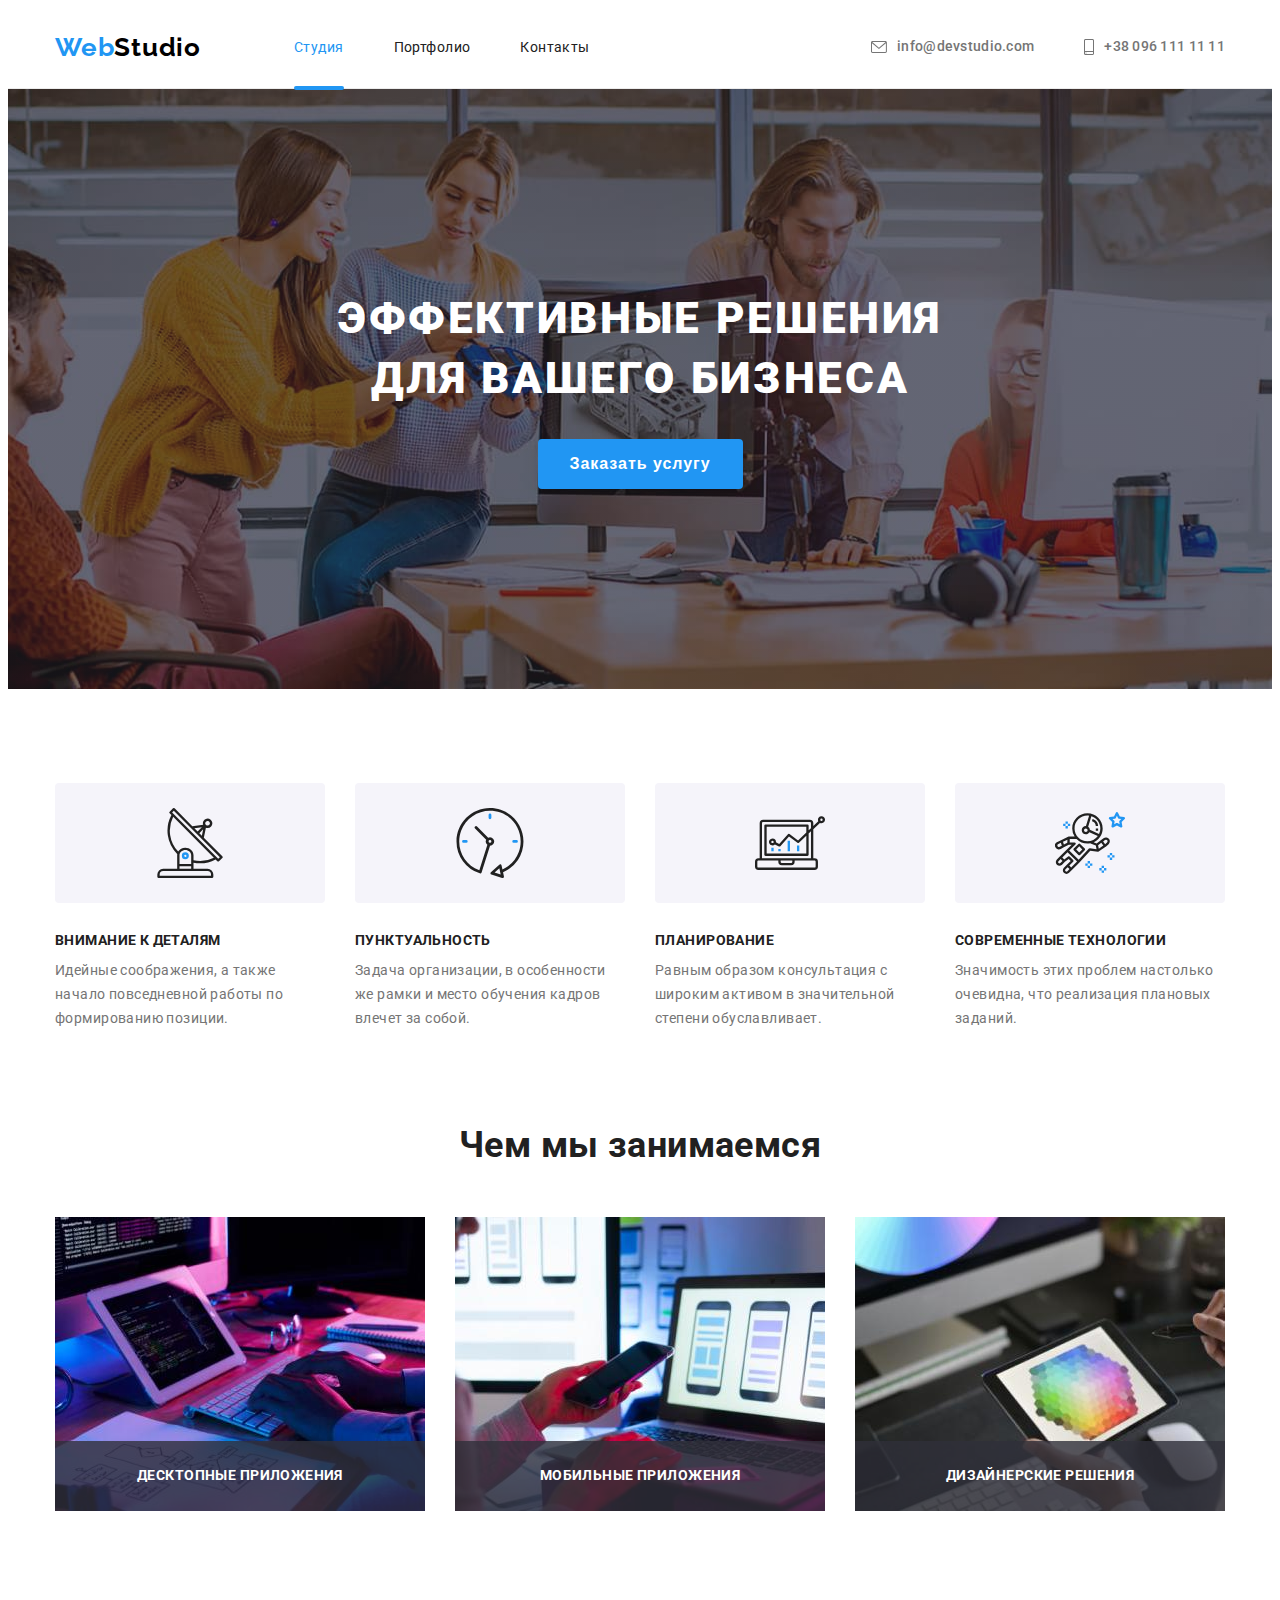
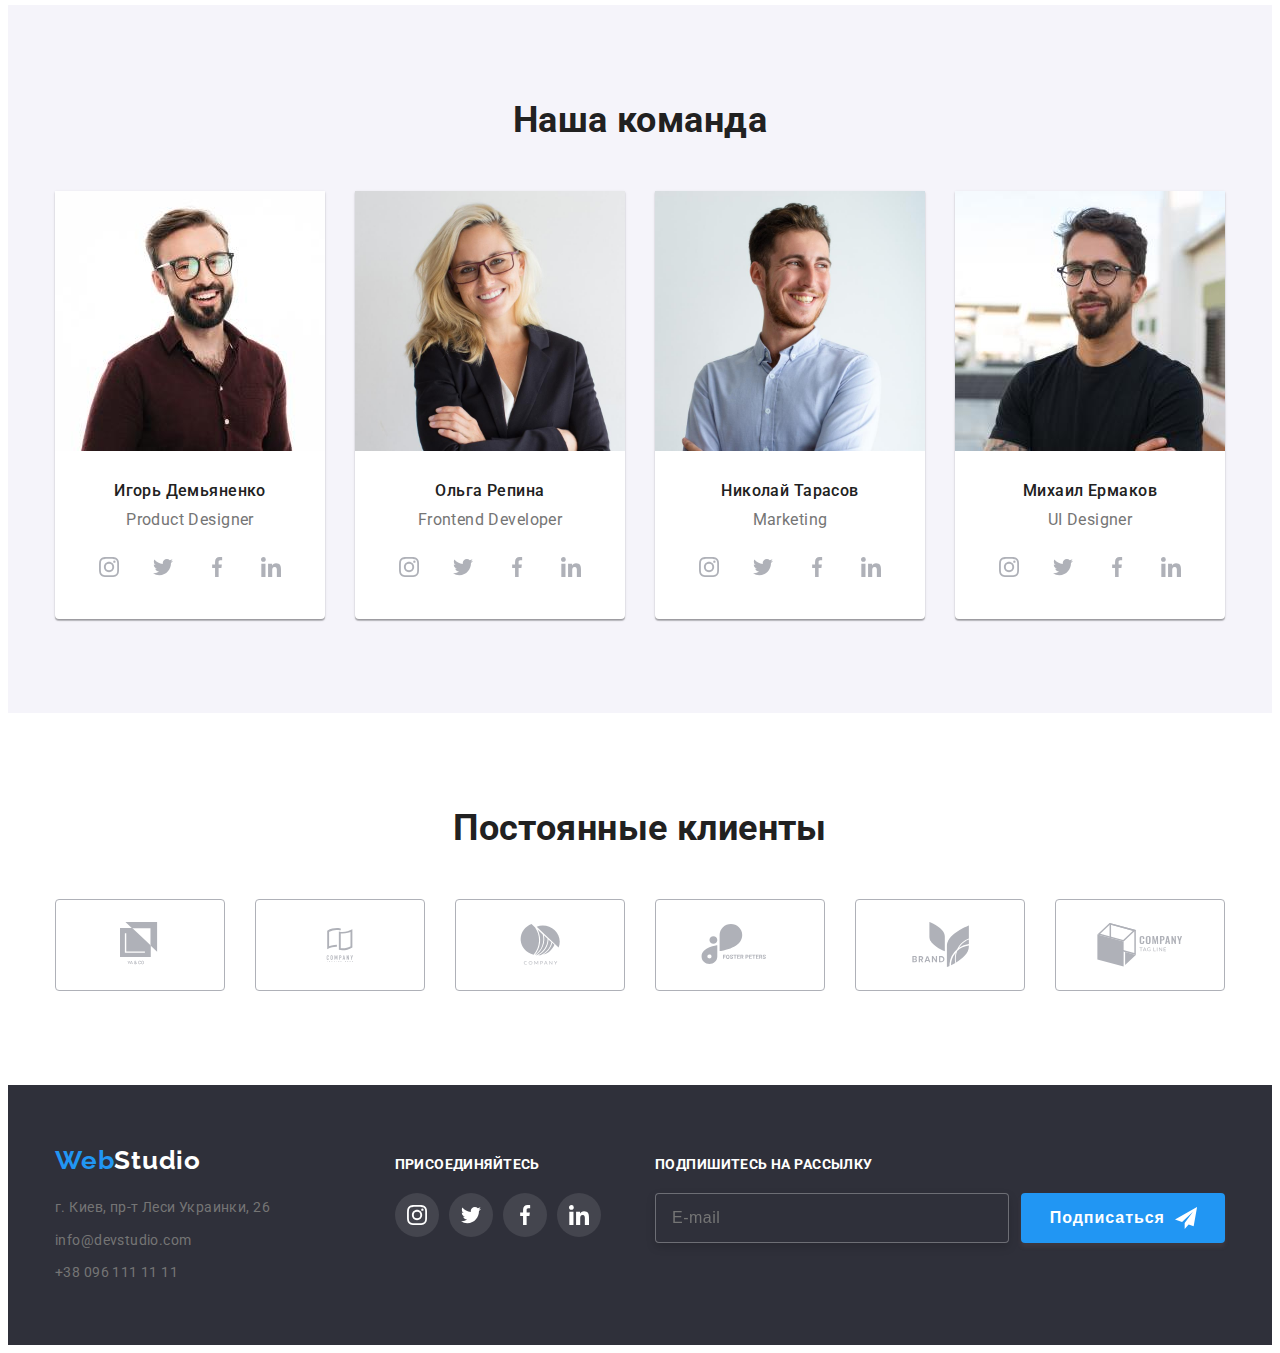
<file: index.html>
<!DOCTYPE html>
<html lang="ru">
  <head>
    <meta charset="UTF-8" />
    <meta http-equiv="X-UA-Compatible" content="IE=edge" />
    <meta name="viewport" content="width=device-width, initial-scale=1.0" />
    <title>Document</title>
    <link rel="preconnect" href="https://fonts.gstatic.com" />
    <link
      href="https://fonts.googleapis.com/css2?family=Raleway:wght@700&family=Roboto:wght@400;500;700;900&display=swap"
      rel="stylesheet"
    />
    <link
      rel="stylesheet"
      href="https://cdnjs.cloudflare.com/ajax/libs/modern-normalize/1.0.0/modern-normalize.css"
      integrity="sha512-Zx6MlUMKSVJoQ+83OwhdILe8cSEsCzfqThJd7J/VA2UrK6Ctj85p+xzqfyuNXE5B1k25uUdmJ2OzItbBy9GHAQ=="
      crossorigin="anonymous"
    />
    <link rel="stylesheet" href="./css/main.css" />
  </head>
  <body>
    <header class="page-header line">
      <div class="container">
        <nav class="nav">
          <a class="logo" href="./index.html"><span>Web</span>Studio</a>
          <ul class="menu list">
            <li class="menu-item">
              <a class="link nav-active" href="./index.html">Студия</a>
            </li>
            <li class="menu-item">
              <a class="link" href="./portfolio.html">Портфолио</a>
            </li>
            <li class="menu-item">
              <a class="link" href="#contacts">Контакты</a>
            </li>
          </ul>
        </nav>
        <ul class="list contacts">
          <li class="menu-item">
            <a class="link contacts-link" href="info@devstudio.com">
              <svg width="16px" height="12px" class="contacts-icon">
                <use href="./images/icons.svg#icon-mail"></use>
              </svg>
              info@devstudio.com
            </a>
          </li>
          <li class="menu-item">
            <a class="link contacts-link" href="+380961111111">
              <svg width="10px" height="16px" class="contacts-icon">
                <use href="./images/icons.svg#icon-smartphone"></use>
              </svg>
              +38 096 111 11 11
            </a>
          </li>
        </ul>
      </div>
    </header>
    <section class="dark-bg hero">
      <div class="container content-hero">
        <h1 class="title">Эффективные решения для вашего бизнеса</h1>
        <button class="button" type="button" data-modal-open>Заказать услугу</button>
      </div>
      <div class="backdrop is-hidden" data-modal>
        <div class="modal">
          <h2 class="title-form">Оставьте свои данные, мы вам перезвоним</h2>
          <div class="form">   
            <form>     
              <div class="form-field">
                <label class="form-label" for="name">Имя</label>
                <svg width="18px" height="18px" class="form-icons">
                  <use href="./images/icons.svg#icon-icon-name-user-form"></use>
                </svg>
                <input class="form-input" type="text" name="name" id="name" pattern="[A-Za-zА-Яа-яЁё]+$" required>              
              </div>           

              <div class="form-field">
                <label class="form-label" for="tel">Телефон</label>
                <svg width="18px" height="18px" class="form-icons">
                  <use href="./images/icons.svg#icon-icon-tel-form"></use>
                </svg>
                <input class="form-input" type="tel" name="tel" id="tel" pattern="[0-9]{10}" required>
              </div>

              <div class="form-field">
                <label class="form-label" for="email">Почта</label>
                <svg width="18px" height="18px" class="form-icons">
                  <use href="./images/icons.svg#icon-icon-email-form"></use>
                </svg>
                <input class="form-input" type="email" name="email" id="email" required>
              </div>
            
              <div class="form-comment">
                <label class="form-label" for="comment">Комментарий</label>
                <textarea class="comment" name="comment" id="comment" rows="4" placeholder="Введите текст" required></textarea>
              </div>
            
              <div class="checkbox-filed">
                <input 
                type="checkbox" 
                name="agreement" 
                id="agreement" 
                class="checkbox visually-hidden" 
                required>
                <label 
                for="agreement"
                class="checkbox-label">Соглашаюсь с рассылкой и принимаю 
                <a class="agreement" href="#">Условия договора</a>
                </label>
              </div>

              <button class="button" type="submit">Отправить</button>
            </form>
            <button class="btn-modal-close" data-modal-close>
              <svg width="18px" height="18px" class="close-icon">
                <use href="./images/icons.svg#icon-modal-close"></use>
              </svg>
            </button>
          </div>
        </div>
      </div>
    </section>
    <main>
      <section class="section advantages">
        <div class="container">
          <h2 class="visually-hidden">Наши преимущества</h2>
          <ul class="list flexbox advantages-list">
            <li class="advantages-item">
              <div class="advantages-pic">
                <svg width="70px" height="70px" class="advantages-icon">
                  <use href=./images/icons.svg#icon-antenna></use>
                </svg>
              </div>              
              <h3 class="advantages-title">Внимание к деталям</h3>
              <p>Идейные соображения, а также начало повседневной работы по формированию позиции.</p>
            </li>
            <li class="advantages-item">
              <div class="advantages-pic">
                <svg width="70px" height="70px" class="advantages-icon">
                  <use href=./images/icons.svg#icon-clock></use>
                </svg>
              </div>
              <h3 class="advantages-title">Пунктуальность</h3>
              <p>Задача организации, в особенности же рамки и место обучения кадров влечет за собой.</p>
            </li>
            <li class="advantages-item">
              <div class="advantages-pic">
                <svg width="70px" height="70px" class="advantages-icon">
                  <use href=./images/icons.svg#icon-diagram></use>
                </svg>
              </div>              
              <h3 class="advantages-title">Планирование</h3>
              <p>Равным образом консультация с широким активом в значительной степени обуславливает.</p>
            </li>
            <li class="advantages-item">
              <div class="advantages-pic">
                <svg width="70px" height="70px" class="advantages-icon">
                  <use href=./images/icons.svg#icon-astronaut></use>
                </svg>
              </div>
              <h3 class="advantages-title">Современные технологии</h3>
              <p>Значимость этих проблем настолько очевидна, что реализация плановых заданий.</p>
            </li>
          </ul>
        </div>
      </section>
      <section class="section we-do">
        <div class="container">
          <h2>Чем мы занимаемся</h2>
          <ul class="list flexbox">
            <li class="image-item">
              <div class="thumb-we-do">
                <img class="img-we-do" src="./images/pic1.jpg" alt="photo 1" width="370" />
                <p class="label-we-do">Десктопные приложения</p>
              </div>              
            </li>
            <li class="image-item">
              <div class="thumb-we-do">
                <img class="img-we-do" src="./images/pic2.jpg" alt="photo 2" width="370" />
                <p class="label-we-do">Мобильные приложения</p>
              </div>              
            </li>
            <li class="image-item">
              <div class="thumb-we-do">
                <img class="img-we-do" src="./images/pic3.jpg" alt="photo 3" width="370" />
                <p class="label-we-do">Дизайнерские решения</p>
              </div>              
            </li>
          </ul>
        </div>
      </section>
      <section id="team" class="section team">
        <div class="container">
          <h2>Наша команда</h2>
          <ul class="list flexbox">
            <li class="team-item">
              <img src="./images/ProductDesigner.jpg" alt="Product Designer" width="270" />
              <div class="team-info">
                <h3 class="team-item-name">Игорь Демьяненко</h3>
                <p class="team-item-position" lang="en">Product Designer</p>
                <ul class="list social-icons">
                  <li class="social-icons-item">
                    <a class="link social-icons-link" href="https://instagram.com">
                      <svg width="20px" height="20px" class="social-icons-svg">
                        <use href="./images/icons.svg#icon-instagram"></use>
                      </svg>
                    </a>
                  </li>
                  <li class="social-icons-item">
                    <a class="link social-icons-link" href="" target="_blank" rel="noopener noreferrer">
                      <svg width="20px" height="20px" class="social-icons-svg">
                        <use href="./images/icons.svg#icon-twitter"></use>
                      </svg>
                    </a>
                  </li>
                  <li class="social-icons-item">
                    <a class="link social-icons-link" href="" target="_blank" rel="noopener noreferrer">
                      <svg width="20px" height="20px" class="social-icons-svg">
                        <use href="./images/icons.svg#icon-facebook"></use>
                      </svg>
                    </a>
                  </li>
                  <li class="social-icons-item">
                    <a class="link social-icons-link" href="" target="_blank" rel="noopener noreferrer">
                      <svg width="20px" height="20px" class="social-icons-svg">
                        <use href="./images/icons.svg#icon-linkedin"></use>
                      </svg>
                    </a>
                  </li>
                </ul>
              </div>
            </li>
            <li class="team-item">
              <img src="./images/FrontendDeveloper.jpg" alt="Frontend Developer" width="270" />
              <div class="team-info">
                <h3 class="team-item-name">Ольга Репина</h3>
                <p class="team-item-position" lang="en">Frontend Developer</p>
                <ul class="list social-icons">
                  <li class="social-icons-item">
                    <a class="link social-icons-link" href="" target="_blank" rel="noopener noreferrer">
                      <svg width="20px" height="20px" class="social-icons-svg">
                        <use href="./images/icons.svg#icon-instagram"></use>
                      </svg>
                    </a>
                  </li>
                  <li class="social-icons-item">
                    <a class="link social-icons-link" href="" target="_blank" rel="noopener noreferrer">
                      <svg width="20px" height="20px" class="social-icons-svg">
                        <use href="./images/icons.svg#icon-twitter"></use>
                      </svg>
                    </a>
                  </li>
                  <li class="social-icons-item">
                    <a class="link social-icons-link" href="" target="_blank" rel="noopener noreferrer">
                      <svg width="20px" height="20px" class="social-icons-svg">
                        <use href="./images/icons.svg#icon-facebook"></use>
                      </svg>
                    </a>
                  </li>
                  <li class="social-icons-item">
                    <a class="link social-icons-link" href="" target="_blank" rel="noopener noreferrer">
                      <svg width="20px" height="20px" class="social-icons-svg">
                        <use href="./images/icons.svg#icon-linkedin"></use>
                      </svg>
                    </a>
                  </li>
                </ul>
              </div>
            </li>
            <li class="team-item">
              <img src="./images/Marketing.jpg" alt="Marketing" width="270" />
              <div class="team-info">
                <h3 class="team-item-name">Николай Тарасов</h3>
                <p class="team-item-position" lang="en">Marketing</p>
                <ul class="list social-icons">
                  <li class="social-icons-item">
                    <a class="link social-icons-link" href="https://instagram.com">
                      <svg width="20px" height="20px" class="social-icons-svg">
                        <use href="./images/icons.svg#icon-instagram"></use>
                      </svg>
                    </a>
                  </li>
                  <li class="social-icons-item">
                    <a class="link social-icons-link" href="" target="_blank" rel="noopener noreferrer">
                      <svg width="20px" height="20px" class="social-icons-svg">
                        <use href="./images/icons.svg#icon-twitter"></use>
                      </svg>
                    </a>
                  </li>
                  <li class="social-icons-item">
                    <a class="link social-icons-link" href="" target="_blank" rel="noopener noreferrer">
                      <svg width="20px" height="20px" class="social-icons-svg">
                        <use href="./images/icons.svg#icon-facebook"></use>
                      </svg>
                    </a>
                  </li>
                  <li class="social-icons-item">
                    <a class="link social-icons-link" href="" target="_blank" rel="noopener noreferrer">
                      <svg width="20px" height="20px" class="social-icons-svg">
                        <use href="./images/icons.svg#icon-linkedin"></use>
                      </svg>
                    </a>
                  </li>
                </ul>
              </div>
            </li>
            <li class="team-item">
              <img src="./images/UIDesigner.jpg" alt="UI Designer" width="270" />
              <div class="team-info">
                <h3 class="team-item-name">Михаил Ермаков</h3>
                <p class="team-item-position" lang="en">UI Designer</p>
                <ul class="list social-icons">
                  <li class="social-icons-item">
                    <a class="link social-icons-link" href="https://instagram.com" target="_blank" rel="noopener noreferrer">
                      <svg width="20px" height="20px" class="social-icons-svg">
                        <use href="./images/icons.svg#icon-instagram"></use>
                      </svg>
                    </a>
                  </li>
                  <li class="social-icons-item">
                    <a class="link social-icons-link" href="" target="_blank" rel="noopener noreferrer">
                      <svg width="20px" height="20px" class="social-icons-svg">
                        <use href="./images/icons.svg#icon-twitter"></use>
                      </svg>
                    </a>
                  </li>
                  <li class="social-icons-item">
                    <a class="link social-icons-link" href="" target="_blank" rel="noopener noreferrer">
                      <svg width="20px" height="20px" class="social-icons-svg">
                        <use href="./images/icons.svg#icon-facebook"></use>
                      </svg>
                    </a>
                  </li>
                  <li class="social-icons-item">
                    <a class="link social-icons-link" href="" target="_blank" rel="noopener noreferrer">
                      <svg width="20px" height="20px" class="social-icons-svg">
                        <use href="./images/icons.svg#icon-linkedin"></use>
                      </svg>
                    </a>
                  </li>
                </ul>
              </div>
            </li>
          </ul>
        </div>
      </section>
    </main>
    <section class="section">
      <div class="container">
        <h2>Постоянные клиенты</h2>
        <ul class="list list-client">
          <li class="client-item">          
            <a class="link client-link" href="">    
              <svg class="client-icon" width="41px" height="47px">
                <use href="./images/icons.svg#icon-logo1"></use>
              </svg>                
            </a>          
          </li>
          <li class="client-item">
            <a class="link client-link" href="">    
              <svg class="client-icon" width="38px" height="34px">
                <use href="./images/icons.svg#icon-logo2"></use>
              </svg>            
            </a>          
          </li>
          <li class="client-item">
            <a class="link client-link" href="">    
              <svg class="client-icon" width="43px" height="41px">
                <use href="./images/icons.svg#icon-logo3"></use>
              </svg>
            </a>          
          </li>
          <li class="client-item">
            <a class="link client-link" href="">    
              <svg class="client-icon" width="84px" height="41px">
                <use href="./images/icons.svg#icon-logo4"></use>
              </svg>
            </a>          
          </li>
          <li class="client-item">
            <a class="link client-link" href="">    
              <svg class="client-icon" width="63px" height="45px">
                <use href="./images/icons.svg#icon-logo5"></use>
              </svg>           
            </a>          
          </li>
          <li class="client-item">
            <a class="link client-link" href="">    
              <svg class="client-icon" width="94px" height="44px">
                <use href="./images/icons.svg#icon-logo6"></use>
              </svg>            
            </a>          
          </li>
        </ul>
      </div>      
    </section>
    <footer class="dark-bg footer">
      <div class="container footer-conctacts">
        <div class="left-contacts">
          <a class="logo" href="./index.html"><span>Web</span>Studio</a>
          <address class="address">
            <p>г. Киев, пр-т Леси Украинки, 26</p>
            <ul class="list">
              <li class="list-address"><a class="link" href="mailto:info@devstudio.com">info@devstudio.com</a></li>
              <li class="list-address"><a class="link" href="tel:+380961111111">+38 096 111 11 11</a></li>
            </ul>
          </address>
        </div>
        <div class="join">
          <h3 class="title-join">присоединяйтесь</h3>
          <ul class="list social-icons">
            <li class="social-icons-item">
              <a class="link social-icons-link" href="https://instagram.com">
                <svg width="20px" height="20px" class="social-icons-svg">
                  <use href="./images/icons.svg#icon-instagram"></use>
                </svg>
              </a>
            </li>
            <li class="social-icons-item">
              <a class="link social-icons-link" href="" target="_blank" rel="noopener noreferrer">
                <svg width="20px" height="20px" class="social-icons-svg">
                  <use href="./images/icons.svg#icon-twitter"></use>
                </svg>
              </a>
            </li>
            <li class="social-icons-item">
              <a class="link social-icons-link" href="" target="_blank" rel="noopener noreferrer">
                <svg width="20px" height="20px" class="social-icons-svg">
                  <use href="./images/icons.svg#icon-facebook"></use>
                </svg>
              </a>
            </li>
            <li class="social-icons-item">
              <a class="link social-icons-link" href="" target="_blank" rel="noopener noreferrer">
                <svg width="20px" height="20px" class="social-icons-svg">
                  <use href="./images/icons.svg#icon-linkedin"></use>
                </svg>
              </a>
            </li>
          </ul>
        </div>
        <form class="form-mailling">          
          <h3 class="title-mailling">Подпишитесь на рассылку</h3> 
          <div class="box-input">
            <label for="mailling"></label>
            <input id="mailling" name="email-mailling" type="email" class="input-mailling"  placeholder="E-mail">
            <button class="button btn-mailling" type="submit">Подписаться
              <svg  width="24px" height="24px" class="mailling-icon">
                <use href="./images/icons.svg#icon-icon-telegram"></use>
              </svg> 
            </button>
          </div>          
        </form> 
      </div>
         
              
    </footer>    
    <script src="./js/modal.js"></script>
  </body>
</html>
</file>
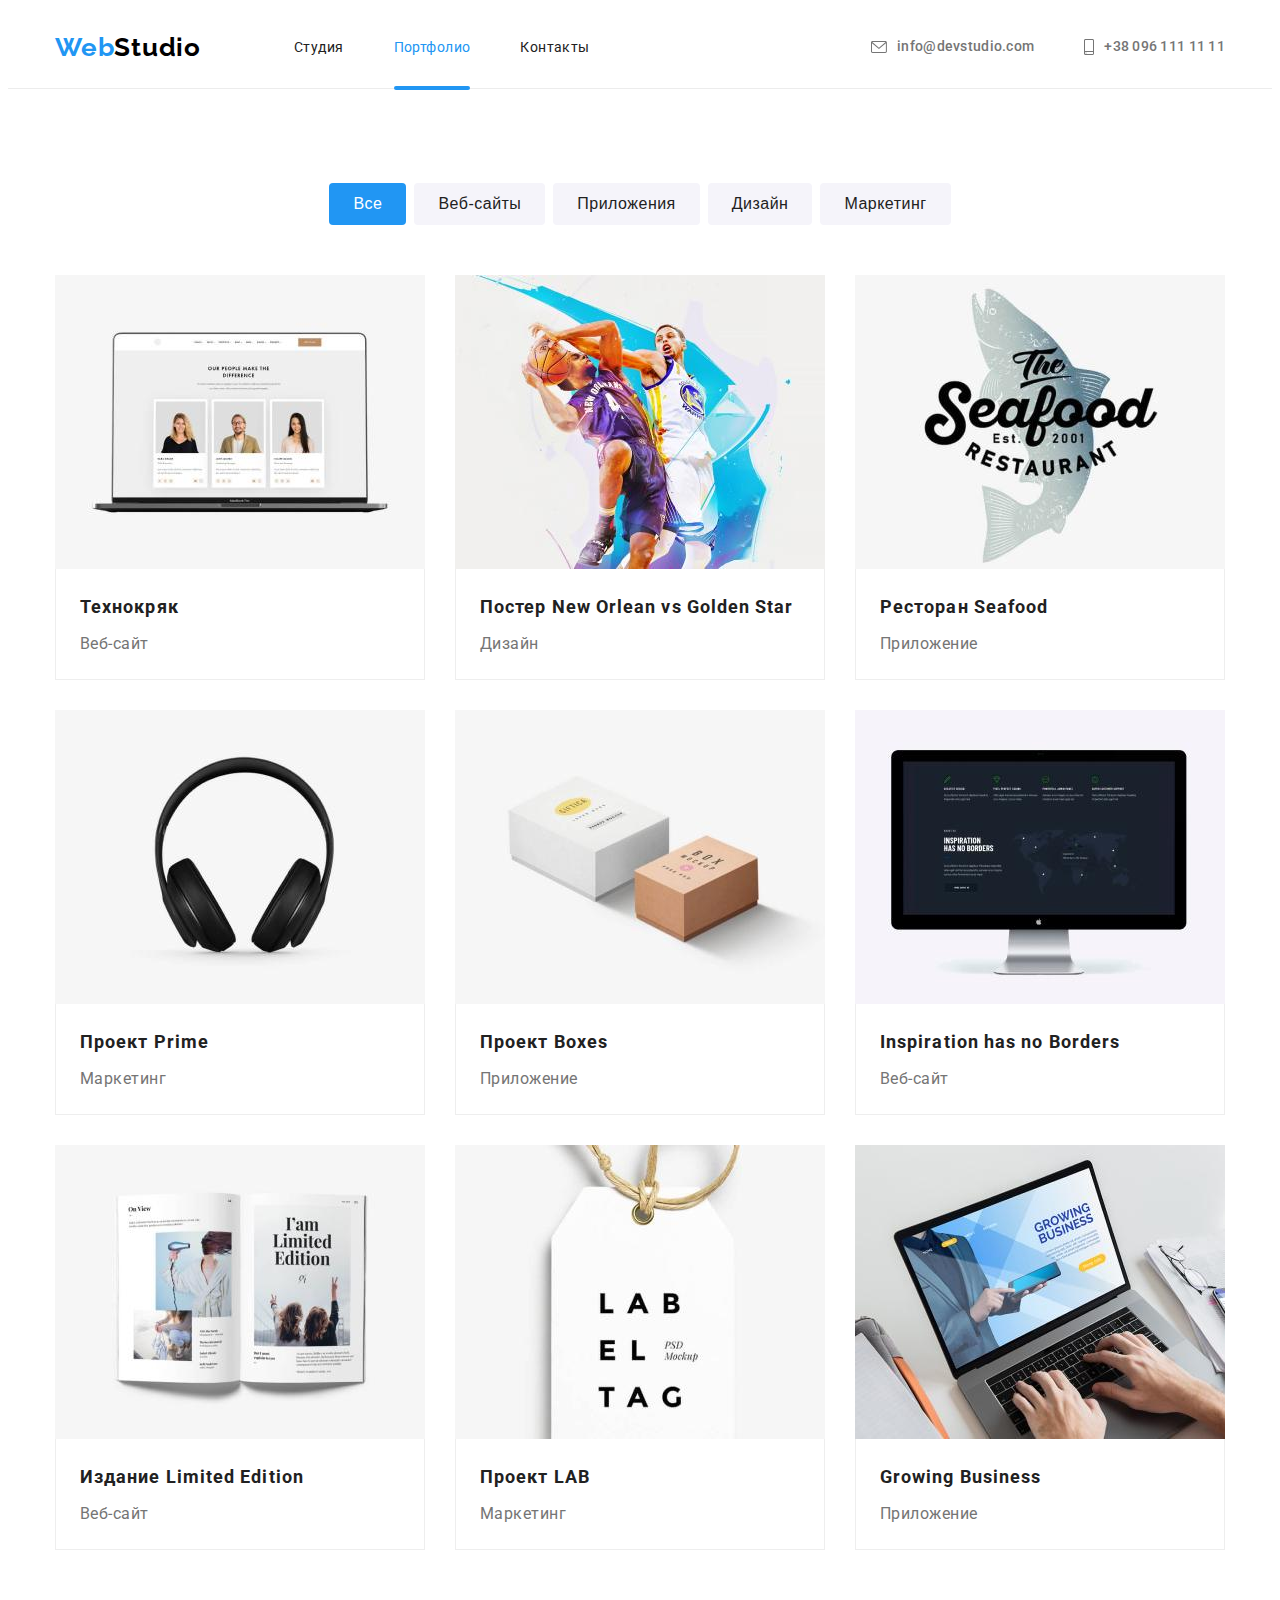
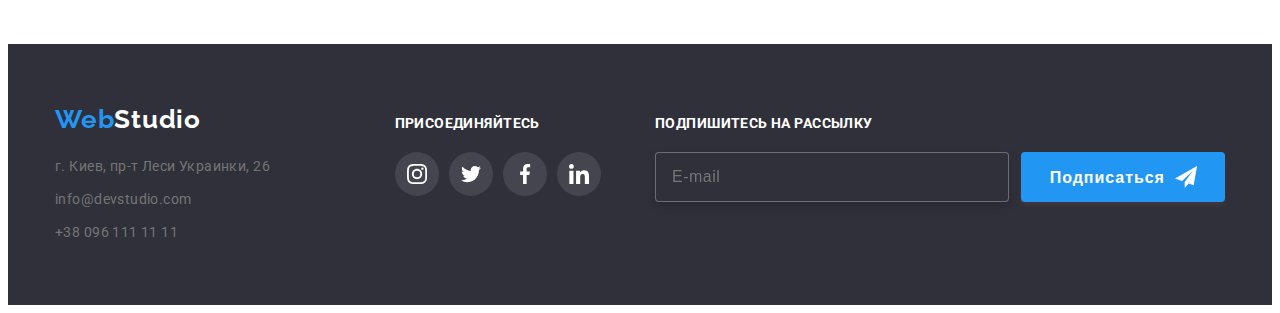
<file: portfolio.html>
<!DOCTYPE html>
<html lang="ru">
  <head>
    <meta charset="UTF-8" />
    <meta http-equiv="X-UA-Compatible" content="IE=edge" />
    <meta name="viewport" content="width=device-width, initial-scale=1.0" />
    <title>Document</title>
    <link rel="preconnect" href="https://fonts.gstatic.com" />
    <link
      href="https://fonts.googleapis.com/css2?family=Raleway:wght@700&family=Roboto:wght@400;500;700;900&display=swap"
      rel="stylesheet"
    />
    <link
      rel="stylesheet"
      href="https://cdnjs.cloudflare.com/ajax/libs/modern-normalize/1.0.0/modern-normalize.css"
      integrity="sha512-Zx6MlUMKSVJoQ+83OwhdILe8cSEsCzfqThJd7J/VA2UrK6Ctj85p+xzqfyuNXE5B1k25uUdmJ2OzItbBy9GHAQ=="
      crossorigin="anonymous"
    />
    <link rel="stylesheet" href="./css/main.css" />
  </head>
  <body>
    <header class="page-header line">
      <div class="container">
        <nav class="nav">
          <a class="logo" href="./index.html"><span>Web</span>Studio</a>
          <ul class="menu list">
            <li class="menu-item">
              <a class="link" href="./index.html">Студия</a>
            </li>
            <li class="menu-item">
              <a class="link nav-active" href="./portfolio.html">Портфолио</a>
            </li>
            <li class="menu-item">
              <a class="link" href="#contacts">Контакты</a>
            </li>
          </ul>
        </nav>
        <ul class="list contacts">
          <li class="menu-item">
            <a class="link contacts-link" href="info@devstudio.com">
              <svg width="16px" height="12px" class="contacts-icon">
                <use href="./images/icons.svg#icon-mail"></use>
              </svg>
              info@devstudio.com
            </a>
          </li>
          <li class="menu-item">
            <a class="link contacts-link" href="+380961111111">
              <svg width="10px" height="16px" class="contacts-icon">
                <use href="./images/icons.svg#icon-smartphone"></use>
              </svg>
              +38 096 111 11 11
            </a>
          </li>
        </ul>
      </div>
    </header>
    <main>
      <section class="section">
        <div class="container">
          <h1 class="visually-hidden">Projects</h1>
          <ul class="list filter">
            <li class="filter-item"><button type="button" class="filter-btn btn-active">Все</button></li>
            <li class="filter-item"><button type="button" class="filter-btn">Веб-сайты</button></li>
            <li class="filter-item"><button type="button" class="filter-btn">Приложения</button></li>
            <li class="filter-item"><button type="button" class="filter-btn">Дизайн</button></li>
            <li class="filter-item"><button type="button" class="filter-btn">Маркетинг</button></li>
          </ul>
          <ul class="list portfolio">
            <li class="portfolio-item">
              <a class="portfolio-link" href="">
                <div class="box">
                  <img src="./images/projects/img1.jpg" alt="ноутбук со страницей веб-студии" width="370" />
                  <div class="portfolio-overlay">
                    <p>
                      Технокряк это современная площадка распространения коронавируса. Компании используют эту платформу
                      для цифрового шпионажа и атак на защищённые сервера конкурентов.
                    </p>
                  </div>
                </div>
                <div class="about">
                  <h2 class="about-title">Технокряк</h2>
                  <p class="portfolio-text">Веб-сайт</p>
                </div>
              </a>
            </li>
            <li class="portfolio-item">
              <a class="portfolio-link" href="">
                <div class="box">
                  <img src="./images/projects/img2.jpg" alt="два баскетболиста с мячом" width="370" />
                  <div class="portfolio-overlay">
                    <p>
                      Технокряк это современная площадка распространения коронавируса. Компании используют эту платформу
                      для цифрового шпионажа и атак на защищённые сервера конкурентов.
                    </p>
                  </div>
                </div>
                <div class="about">
                  <h2 class="about-title">Постер New Orlean vs Golden Star</h2>
                  <p class="portfolio-text">Дизайн</p>
                </div>
              </a>
            </li>
            <li class="portfolio-item">
              <a class="portfolio-link" href="">
                <div class="box">
                  <img src="./images/projects/img3.jpg" alt="рыба с логотипом" width="370" />
                  <div class="portfolio-overlay">
                    <p>
                      Технокряк это современная площадка распространения коронавируса. Компании используют эту платформу
                      для цифрового шпионажа и атак на защищённые сервера конкурентов.
                    </p>
                  </div>
                </div>
                <div class="about">
                  <h2 class="about-title">Ресторан Seafood</h2>
                  <p class="portfolio-text">Приложение</p>
                </div>
              </a>
            </li>
            <li class="portfolio-item">
              <a class="portfolio-link" href="">
                <div class="box">
                  <img src="./images/projects/img4.jpg" alt="наушники" width="370" />
                  <div class="portfolio-overlay">
                    <p>
                      Технокряк это современная площадка распространения коронавируса. Компании используют эту платформу
                      для цифрового шпионажа и атак на защищённые сервера конкурентов.
                    </p>
                  </div>
                </div>
                <div class="about">
                  <h2 class="about-title">Проект Prime</h2>
                  <p class="portfolio-text">Маркетинг</p>
                </div>
              </a>
            </li>
            <li class="portfolio-item">
              <a class="portfolio-link" href="">
                <div class="box">
                  <img src="./images/projects/img5.jpg" alt="две коробки" width="370" />
                  <div class="portfolio-overlay">
                    <p>
                      Технокряк это современная площадка распространения коронавируса. Компании используют эту платформу
                      для цифрового шпионажа и атак на защищённые сервера конкурентов.
                    </p>
                  </div>
                </div>
                <div class="about">
                  <h2 class="about-title">Проект Boxes</h2>
                  <p class="portfolio-text">Приложение</p>
                </div>
              </a>
            </li>
            <li class="portfolio-item">
              <a class="portfolio-link" href="">
                <div class="box">
                  <img src="./images/projects/img6.jpg" alt="компьютер" width="370" />
                  <div class="portfolio-overlay">
                    <p>
                      Технокряк это современная площадка распространения коронавируса. Компании используют эту платформу
                      для цифрового шпионажа и атак на защищённые сервера конкурентов.
                    </p>
                  </div>
                </div>
                <div class="about">
                  <h2 class="about-title" lang="en">Inspiration has no Borders</h2>
                  <p class="portfolio-text">Веб-сайт</p>
                </div>
              </a>
            </li>
            <li class="portfolio-item">
              <a class="portfolio-link" href="">
                <div class="box">
                  <img src="./images/projects/img7.jpg" alt="журнал" width="370" />
                  <div class="portfolio-overlay">
                    <p>
                      Технокряк это современная площадка распространения коронавируса. Компании используют эту платформу
                      для цифрового шпионажа и атак на защищённые сервера конкурентов.
                    </p>
                  </div>
                </div>
                <div class="about">
                  <h2 class="about-title">Издание Limited Edition</h2>
                  <p class="portfolio-text">Веб-сайт</p>
                </div>
              </a>
            </li>
            <li class="portfolio-item">
              <a class="portfolio-link" href="">
                <div class="box">
                  <img src="./images/projects/img8.jpg" alt="бирка" width="370" />
                  <div class="portfolio-overlay">
                    <p>
                      Технокряк это современная площадка распространения коронавируса. Компании используют эту платформу
                      для цифрового шпионажа и атак на защищённые сервера конкурентов.
                    </p>
                  </div>
                </div>
                <div class="about">
                  <h2 class="about-title">Проект LAB</h2>
                  <p class="portfolio-text">Маркетинг</p>
                </div>
              </a>
            </li>
            <li class="portfolio-item">
              <a class="portfolio-link" href="https://">
                <div class="box">
                  <img src="./images/projects/img9.jpg" alt="работа за ноутбуком" width="370" />
                  <div class="portfolio-overlay">
                    <p>
                      Технокряк это современная площадка распространения коронавируса. Компании используют эту платформу
                      для цифрового шпионажа и атак на защищённые сервера конкурентов.
                    </p>
                  </div>
                </div>
                <div class="about">
                  <h2 class="about-title" lang="en">Growing Business</h2>
                  <p class="portfolio-text">Приложение</p>
                </div>
              </a>
            </li>
          </ul>
        </div>
      </section>
    </main>
    <footer class="dark-bg footer">
      <div class="container footer-conctacts">
        <div class="left-contacts">
          <a class="logo" href="./index.html"><span>Web</span>Studio</a>
          <address class="address">
            <p>г. Киев, пр-т Леси Украинки, 26</p>
            <ul class="list">
              <li class="list-address"><a class="link" href="mailto:info@devstudio.com">info@devstudio.com</a></li>
              <li class="list-address"><a class="link" href="tel:+380961111111">+38 096 111 11 11</a></li>
            </ul>
          </address>
        </div>
        <div class="join">
          <h3 class="title-join">присоединяйтесь</h3>
          <ul class="list social-icons">
            <li class="social-icons-item">
              <a class="link social-icons-link" href="https://instagram.com">
                <svg width="20px" height="20px" class="social-icons-svg">
                  <use href="./images/icons.svg#icon-instagram"></use>
                </svg>
              </a>
            </li>
            <li class="social-icons-item">
              <a class="link social-icons-link" href="" target="_blank" rel="noopener noreferrer">
                <svg width="20px" height="20px" class="social-icons-svg">
                  <use href="./images/icons.svg#icon-twitter"></use>
                </svg>
              </a>
            </li>
            <li class="social-icons-item">
              <a class="link social-icons-link" href="" target="_blank" rel="noopener noreferrer">
                <svg width="20px" height="20px" class="social-icons-svg">
                  <use href="./images/icons.svg#icon-facebook"></use>
                </svg>
              </a>
            </li>
            <li class="social-icons-item">
              <a class="link social-icons-link" href="" target="_blank" rel="noopener noreferrer">
                <svg width="20px" height="20px" class="social-icons-svg">
                  <use href="./images/icons.svg#icon-linkedin"></use>
                </svg>
              </a>
            </li>
          </ul>
        </div>
        <form class="form-mailling">
          <h3 class="title-mailling">Подпишитесь на рассылку</h3>
          <div class="box-input">
            <label for="mailling"></label>
            <input id="mailling" name="email-mailling" type="email" class="input-mailling" placeholder="E-mail" />
            <button class="button btn-mailling" type="submit">
              Подписаться
              <svg width="24px" height="24px" class="mailling-icon">
                <use href="./images/icons.svg#icon-icon-telegram"></use>
              </svg>
            </button>
          </div>
        </form>
      </div>
    </footer>
  </body>
</html>
</file>
<file: css/main.css>
:root {
  --main-cl: #ffffff;
  --main-txt-cl: #757575;
  --title-cl: #212121;
  --accent-cl: #2196f3;
  --dark-bg-cl: #2f303a;
  --team-button-bg: #f5f4fa;
  --footer-link-cl: color rgba(255, 255, 255, 0.6);
  --icon-color: #afb1b8;
  --line-cl: #ececec;
  --overlay-bg: rgba(33, 150, 243, 0.9);
  --modal-bg: rgba(0, 0, 0, 0.2);
  --border-form: rgba(33, 33, 33, 0.2);
  --placeholder-color: rgba(117, 117, 117, 0.5);

  --main-font: 'Roboto', sans-serif;
  --logo-font: 'Raleway', sans-serif;
}
/*
text nav color, title text body: #212121;
text contacts nav color, text body : #757575;
text dark block, button dark block, hover button txt, address: color: #FFFFFF;
accent color: #2196F3;
background dark color: #2F303A;
team-block color, background button: #F5F4FA;
*/

html {
  box-sizing: border-box;
}

*,
*::before,
*::after {
  box-sizing: inherit;
}

h1,
h2,
h3,
p {
  margin-top: 0;
}

P {
  margin-bottom: 0;
}

h2 {
  font-weight: 700;
  font-size: 36px;
  line-height: 1.17;
  text-align: center;
}

h3 {
  margin-bottom: 10px;
}

img {
  display: block;
  height: auto;
}

/*убираем маркировку списка*/
.list {
  list-style: none;
  margin: 0;
  padding: 0;
}

body {
  font-family: var(--main-font);
  font-style: normal;
  font-weight: normal;
  font-size: 14px;
  line-height: 1.71;
  letter-spacing: 0.03em;
  color: var(--main-txt-cl);
}

.container {
  width: 1200px;
  padding-left: 15px;
  padding-right: 15px;
  margin-left: auto;
  margin-right: auto;
}

.page-header .container {
  display: flex;
  align-items: center;
  padding-top: 24px;
  padding-bottom: 25px;
  justify-content: space-between;
}

.line {
  display: flex;
  flex-direction: column;
}

.line::after {
  content: '';
  display: block;
  height: 1px;
  background-color: var(--line-cl);
}

.nav {
  display: flex;
}

.menu {
  display: flex;
  align-items: center;
  margin-right: auto;
}

.contacts {
  display: flex;
  flex-direction: row;
}

.menu .menu-item:not(:last-child) {
  margin-right: 50px;
}

.contacts .menu-item:not(:first-child) {
  margin-left: 50px;
}
.contacts-link {
  display: flex;
  align-items: center;
  font-weight: 500;
  line-height: 1.14;
  letter-spacing: 0.02em;
}

.contacts-icon {
  fill: currentColor;
  margin-right: 10px;
}

.nav > .logo {
  margin-right: 93px;
}

.link {
  color: var(--title-cl);
  text-decoration: none; /*убираем подчеркивание ссылок*/
  transition: color 250ms cubic-bezier(0.4, 0, 0.2, 1);
}

.nav-active {
  display: flex;
  color: var(--accent-cl);
  flex-direction: column;
  justify-content: space-between;

  position: relative;
}

.nav-active::after {
  content: '';
  display: block;
  width: 100%;
  height: 4px;
  background: var(--accent-cl);
  border-radius: 2px;
  position: absolute;
  top: 50px;
}

.contacts .link {
  color: var(--main-txt-cl);
}

.logo {
  font-family: var(--logo-font);
  font-weight: 700;
  font-size: 26px;
  line-height: 1.19;
  letter-spacing: 0.03em;
  color: black;
  text-decoration: none;

  display: block;
}

span {
  color: var(--accent-cl);
}

.section {
  padding-top: 94px;
  padding-bottom: 94px;
}

.dark-bg {
  display: flex;
  justify-content: space-between;
  background-color: var(--dark-bg-cl);
  line-height: 1.7;
}

.hero {
  background-image: linear-gradient(to right, rgba(47, 48, 58, 0.4), rgba(47, 48, 58, 0.4)), url(../images/bg-img.jpg);
  background-repeat: no-repeat;
  background-position: 50% 50%;
  background-size: 1600px 600px;
}

.content-hero {
  padding-top: 200px;
  padding-bottom: 200px;
}

.title {
  font-weight: 900;
  font-size: 44px;
  line-height: 1.36;
  text-align: center;
  letter-spacing: 0.06em;
  text-transform: uppercase;
  color: var(--main-cl);
  margin-left: auto;
  margin-right: auto;
  margin-bottom: 30px;
  max-width: 696px;
}

.button {
  display: block;
  min-width: 200px;
  min-height: 50px;
  background-color: var(--accent-cl);
  color: var(--main-cl);
  font-weight: 700;
  font-size: 16px;
  line-height: 1.88;
  text-align: center;
  letter-spacing: 0.06em;
  cursor: pointer;
  border: none;
  border-radius: 4px;
  box-shadow: 0px 4px 4px rgba(0, 0, 0, 0.15);

  padding: 10px 32px;

  margin-left: auto;
  margin-right: auto;

  transition: box-shadow 250ms cubic-bezier(0.4, 0, 0.2, 1);
}

.content-hero .button:hover,
.content-hero .button:focus {
  box-shadow: 0px 3px 1px rgba(0, 0, 0, 0.1), 0px 1px 2px rgba(0, 0, 0, 0.08), 0px 2px 2px rgba(0, 0, 0, 0.12);
}

.backdrop {
  position: fixed;
  top: 0;
  left: 0;
  width: 100%;
  height: 100%;
  background-color: var(--modal-bg);
  z-index: 1;
  opacity: 1;
  transition: opacity 250ms cubic-bezier(0.4, 0, 0.2, 1);
}

.backdrop.is-hidden {
  opacity: 0;
  visibility: hidden;
  pointer-events: none;
}

.backdrop.is-hidden .modal {
  transform: translate(-50%, -50%) scale(0.9);
}

.modal {
  position: absolute;
  top: 50%;
  left: 50%;
  transform: translate(-50%, -50%) scale(1);

  width: 528px;
  height: 581px;
  background-color: var(--main-cl);
  box-shadow: 0px 1px 3px rgba(0, 0, 0, 0.12), 0px 1px 1px rgba(0, 0, 0, 0.14), 0px 2px 1px rgba(0, 0, 0, 0.2);
  border-radius: 4px;

  transition: transform 250ms cubic-bezier(0.4, 0, 0.2, 1), visibility 250ms cubic-bezier(0.4, 0, 0.2, 1);
}

.title-form {
  display: block;
  font-size: 20px;
  line-height: 1.15;
  text-align: center;
  letter-spacing: 0.03em;
  margin-top: 40px;
  margin-right: 39px;
  margin-left: 41px;
  margin-bottom: 0px;
}

.form {
  display: flex;
  flex-direction: column;
  margin: 12px 40px 40px 40px;
}

.form-field {
  position: relative;
  margin-bottom: 10px;
  transition: fill 250ms cubic-bezier(0.4, 0, 0.2, 1);
}

.form-comment {
  margin-bottom: 20px;
}

.comment {
  resize: none;
}

.comment:placeholder-shown {
  font-size: 12px;
  line-height: 1.17;
  letter-spacing: 0.01em;

  color: var(--placeholder-color);

  padding-top: 12px;
  padding-left: 16px;
}

.comment:not(:placeholder-shown) {
  font-size: 12px;
  line-height: 1.17;
  letter-spacing: 0.01em;

  color: var(--main-txt-cl);

  padding-top: 12px;
  padding-left: 16px;
}

.form-label {
  display: block;
  font-size: 12px;
  line-height: 1.17;
  letter-spacing: 0.01em;
  margin-bottom: 4px;
}

.comment {
  display: block;
  width: 100%;
  height: 120px;
  transition: border 250ms cubic-bezier(0.4, 0, 0.2, 1), border-radius 250ms cubic-bezier(0.4, 0, 0.2, 1);
}

.form-input {
  display: block;
  width: 100%;
  height: 40px;
  border: 1px solid rgba(33, 33, 33, 0.2);
  border-radius: 4px;
  padding-left: 42px;
  transition: border 250ms cubic-bezier(0.4, 0, 0.2, 1), border-radius 250ms cubic-bezier(0.4, 0, 0.2, 1),
    -webkit-text-fill-color 250ms cubic-bezier(0.4, 0, 0.2, 1), -webkit-box-shadow 250ms cubic-bezier(0.4, 0, 0.2, 1);
}

.form-input:-webkit-autofill,
.form-input:-webkit-autofill:hover,
.form-input:-webkit-autofill:focus {
  -webkit-text-fill-color: var(--main-txt-cl);
  -webkit-box-shadow: 0 0 0px 1000px var(--main-cl) inset;
}

.form-input:focus,
.comment:focus,
.form-input:hover,
.comment:hover {
  outline-style: none;
  border: 1px solid var(--accent-cl);
  border-radius: 4px;
  cursor: pointer;
}

.form-field:focus-within,
.form-field:hover {
  fill: var(--accent-cl);
}

.form-icons {
  position: absolute;
  display: inline-block;
  top: 29px;
  left: 12px;
}

.comment {
  border-color: var(--border-form);
  border-radius: 4px;
}

.checkbox-field {
  position: relative;
}

.checkbox-label {
  display: flex;
  align-items: center;
  margin-left: 16px;
}

.checkbox-label::before {
  content: '';
  display: inline-block;
  width: 16px;
  height: 16px;
  border: 1px solid var(--icon-color);
  border-radius: 3px;
  margin-right: 8px;
  transition: background 250ms cubic-bezier(0.4, 0, 0.2, 1), border 250ms cubic-bezier(0.4, 0, 0.2, 1);
}

.checkbox:checked + .checkbox-label::before {
  background-image: url(../images/icon-vector-checkbox.svg);
  background-repeat: no-repeat;
  background-position: center;
  background-size: contain;
  background-color: var(--accent-cl);
  border-color: var(--accent-cl);
  margin-right: 8px;
}

.checkbox:focus + .checkbox-label::before {
  border: 1px solid var(--accent-cl);
}

.agreement {
  color: var(--accent-cl);
}

.form .button {
  margin-top: 30px;
}

.btn-modal-close {
  position: absolute;

  top: 8px;
  right: 8px;
  width: 30px;
  height: 30px;
  background-color: var(--main-cl);
  border: 1px solid rgba(0, 0, 0, 0.1);
  border-radius: 50%;
  transition: fill 250ms cubic-bezier(0.4, 0, 0.2, 1);
}
.btn-modal-close:hover,
.btn-modal-close:focus {
  cursor: pointer;
  fill: var(--accent-cl);
}
.close-icon {
  position: absolute;
  top: 50%;
  left: 50%;
  transform: translate(-50%, -50%);
}

.visually-hidden {
  position: absolute !important;
  clip: rect(1px 1px 1px 1px);
  clip: rect(1px, 1px, 1px, 1px);
  padding: 0 !important;
  border: 0 !important;
  height: 1px !important;
  width: 1px !important;
  overflow: hidden;
}
h2,
h3 {
  color: var(--title-cl);
}
h2 {
  margin-bottom: 50px;
}

.flexbox {
  display: flex;
}

.advantages-pic {
  display: flex;
  justify-content: center;
  align-items: center;
  background-color: var(--team-button-bg);
  border-radius: 4px;
  width: 270px;
  height: 120px;
  margin-bottom: 30px;
}
.advantages-item {
  flex-basis: calc((100% - 4 * 30px) / 4);
}

.advantages-item:not(:last-child) {
  margin-right: 30px;
}

.advantages-title {
  font-size: 14px;
  line-height: 1.14;
  text-transform: uppercase;
  margin-bottom: 10px;
}
.we-do {
  padding-top: 0;
}

.image-item:not(:last-child) {
  margin-right: 30px;
}

.image-item {
  flex-basis: calc((100% - 90px) / 3);
}

.thumb-we-do {
  position: relative;
}

.label-we-do {
  position: absolute;
  bottom: 0;
  width: 370px;
  height: 70px;
  color: var(--main-cl);
  font-weight: 700;
  font-size: 14px;
  line-height: 1.14;
  text-align: center;
  letter-spacing: 0.03em;
  text-transform: uppercase;
  background: rgba(47, 48, 58, 0.8);
  padding-top: 27px;
  padding-bottom: 27px;
}

.team {
  background-color: var(--team-button-bg);
}

.team-info {
  padding-top: 30px;
  padding-bottom: 30px;
}
.team-item {
  flex-basis: calc((100% - 4 * 30px) / 4);
  text-align: center;
  width: calc(100% / 12 * 3);
  box-shadow: 0px 1px 3px rgba(0, 0, 0, 0.12), 0px 1px 1px rgba(0, 0, 0, 0.14), 0px 2px 1px rgba(0, 0, 0, 0.2);
  border-radius: 0px 0px 4px 4px;
  background-color: var(--main-cl);
}
.team-item:not(:last-child) {
  margin-right: 30px;
}

.team-item-name {
  font-weight: 500;
  font-size: 16px;
  line-height: 1.19;
}
.team-item-position {
  font-size: 16px;
  line-height: 1.19;
  color: var(--main-txt-cl);
  margin-bottom: 16px;
}
.social-icons-item {
  width: 44px;
  height: 44px;
}
.social-icons-link {
  display: flex;
  width: 100%;
  height: 100%;
  border-radius: 50%;
  background-color: var(--main-cl);
  color: var(--icon-color);
  justify-content: center;
  align-items: center;
  transition: background-color 250ms cubic-bezier(0.4, 0, 0.2, 1), color 250ms cubic-bezier(0.4, 0, 0.2, 1);
}
.team .social-icons-link:hover,
.team .social-icons-link:focus {
  background-color: var(--accent-cl);
  color: var(--main-cl);
}
.social-icons-svg {
  fill: currentColor;
}

.list-client {
  display: flex;
  justify-content: center;
  align-items: center;
}
.client-item {
  width: 170px;
  height: 92px;
}
.client-item:not(:last-child) {
  margin-right: 30px;
}

.client-link {
  display: flex;
  justify-content: center;
  align-items: center;
  height: 100%;
  border: 1px solid #afb1b8;
  box-sizing: border-box;
  border-radius: 4px;
  color: var(--icon-color);
  transition: border-color 250ms cubic-bezier(0.4, 0, 0.2, 1), color 250ms cubic-bezier(0.4, 0, 0.2, 1);
}
.client-link:hover,
.client-link:focus {
  color: var(--accent-cl);
  border-color: var(--accent-cl);
}
.client-icon {
  fill: currentColor;
}

footer link {
  color: var(--footer-link-cl);
}

footer .logo {
  color: var(--main-cl);
}

footer .logo {
  color: var(--main-cl);
}

.address {
  font-style: inherit;
}
.address .link {
  color: var(--footer-link-cl);
}

.footer {
  padding-top: 60px;
  padding-bottom: 60px;
}
.footer .logo {
  margin-bottom: 20px;
}

.address p {
  margin-bottom: 9px;
}

.list-address:not(:last-child) {
  margin-bottom: 9px;
}

.footer-conctacts {
  display: flex;
  align-items: baseline;
  justify-content: space-between;
}

.link:hover,
.link:focus {
  color: var(--accent-cl);
}
.join {
  margin-left: 70px;
}

.title-join {
  font-weight: 700;
  font-size: 14px;
  line-height: 1.14;
  letter-spacing: 0.03em;
  text-transform: uppercase;
  color: var(--main-cl);
  margin-bottom: 20px;
}
.join .social-icons {
  display: flex;
  justify-content: center;
  align-items: center;
}
.join .social-icons-link {
  background-color: rgba(255, 255, 255, 0.1);
  color: var(--main-cl);
  transition: background-color 250ms cubic-bezier(0.4, 0, 0.2, 1);
}
.join .social-icons-link:hover,
.join .social-icons-link:focus {
  background-color: var(--accent-cl);
}
.filter-btn {
  background-color: var(--team-button-bg);
  font-weight: 500;
  font-size: 16px;
  line-height: 1.63;
  text-align: center;
  letter-spacing: 0.03em;
  color: var(--title-cl);
  cursor: pointer;
  border-radius: 4px;
  border-color: transparent;
  padding: 6px 22px;
  transition: background-color 250ms cubic-bezier(0.4, 0, 0.2, 1), color 250ms cubic-bezier(0.4, 0, 0.2, 1),
    box-shadow 250ms cubic-bezier(0.4, 0, 0.2, 1);
}
.filter-btn:hover,
.filter-btn:focus,
.btn-active:hover,
.btn-active:focus {
  background-color: var(--accent-cl);
  color: var(--main-cl);
  box-shadow: 0px 3px 1px rgba(0, 0, 0, 0.1), 0px 1px 2px rgba(0, 0, 0, 0.08), 0px 2px 2px rgba(0, 0, 0, 0.12);
}
.filter {
  display: flex;
  align-items: center;
  justify-content: center;
  margin-bottom: 50px;
}
.filter-item:not(:last-child) {
  margin-right: 8px;
}

.filter .active {
  color: var(--main-cl);
  background-color: var(--accent-cl);
}
.about {
  border-left: 1px solid #eeeeee;
  border-right: 1px solid #eeeeee;
  border-bottom: 1px solid #eeeeee;
  padding: 20px 24px;
}
.about-title {
  color: var(--title-cl);
  font-weight: 700;
  font-size: 18px;
  line-height: 2;
  letter-spacing: 0.06em;
  margin-bottom: 4px;
  text-align: left;
}
.btn-active {
  background-color: var(--accent-cl);
  color: var(--main-cl);
  transition: background-color 250ms cubic-bezier(0.4, 0, 0.2, 1), color 250ms cubic-bezier(0.4, 0, 0.2, 1),
    box-shadow 250ms cubic-bezier(0.4, 0, 0.2, 1);
}
.portfolio {
  display: flex;
  flex-wrap: wrap;
  justify-content: space-between;
  padding: 0;
  margin: 0;
}
.portfolio-item {
  flex-basis: calc((100% - 3 * 30px) / 3);
  margin-right: 30px;
  margin-bottom: 30px;
}
.portfolio-item:nth-child(3n) {
  margin-right: 0;
}

.portfolio-item:nth-last-child(-n + 3) {
  margin-bottom: 0;
}

.portfolio-link {
  display: block;
  text-decoration: none;
  transition: box-shadow 250ms cubic-bezier(0.4, 0, 0.2, 1);
}
.portfolio-text {
  font-size: 16px;
  line-height: 1.88;
  letter-spacing: 0.03em;
  color: var(--main-txt-cl);
}
.box {
  position: relative;
  overflow: hidden;
}
.portfolio-overlay {
  color: var(--main-cl);
  background: var(--overlay-bg);
  font-size: 18px;
  line-height: 1.56;
  letter-spacing: 0.03em;
  width: 100%;
  height: 100%;
  position: absolute;
  top: 0;
  left: 0;
  opacity: 0;
  padding: 63px 24px;
  transform: translateY(100%);
  transition: transform 250ms cubic-bezier(0.4, 0, 0.2, 1), opacity 250ms cubic-bezier(0.4, 0, 0.2, 1);
}
.portfolio-link:hover .portfolio-overlay,
.portfolio-link:focus .portfolio-overlay {
  opacity: 1;
  transform: translateY(0);
}
.portfolio-link:hover,
.portfolio-link:focus {
  box-shadow: 0px 1px 1px rgba(0, 0, 0, 0.12), 0px 4px 4px rgba(0, 0, 0, 0.06), 1px 4px 6px rgba(0, 0, 0, 0.16);
}
.social-icons {
  display: flex;
  justify-content: center;
}
.social-icons-item:not(:last-child) {
  margin-right: 10px;
}

.title-mailling {
  display: inline-block;
  width: 100%;
  text-align: left;
  font-weight: 700;
  font-size: 14px;
  line-height: 1.14;
  letter-spacing: 0.03em;
  text-transform: uppercase;
  color: var(--main-cl);
  margin-bottom: 20px;
}
.box-input {
  display: flex;
  justify-content: flex-end;
  width: 570px;
}

.input-mailling {
  display: inline-block;
  width: 358px;
  font-size: 16px;
  line-height: 1.25;
  align-items: center;
  letter-spacing: 0.03em;
  color: var(--footer-link-cl);
  background-color: var(--dark-bg-cl);
  border: 1px solid rgba(255, 255, 255, 0.3);
  filter: drop-shadow(0px 4px 4px rgba(0, 0, 0, 0.15));
  border-radius: 4px;
  margin: 0;
  padding-left: 16px;
}

.input-mailling:-webkit-autofill,
.input-mailling:-webkit-autofill:hover,
.input-mailling:-webkit-autofill:focus {
  -webkit-text-fill-color: var(--main-cl);
  -webkit-box-shadow: 0 0 0px 1000px var(--dark-bg-cl) inset;
}
.input-mailling:not(:placeholder-shown) {
  color: var(--main-cl);
}

.btn-mailling {
  display: flex;
  align-items: center;
  min-width: 200px;
  font-weight: 700;
  font-size: 16px;
  line-height: 1.7;
  background-color: var(--accent-cl);
  color: var(--main-cl);
  box-shadow: 0px 4px 4px rgba(146, 104, 104, 0.15);
  border-radius: 4px;
  padding: 10px 28px 10px 29px;
  margin-left: 12px;
}
.mailling-icon {
  display: block;
  fill: var(--main-cl);
  margin-left: 10px;
}
</file>
